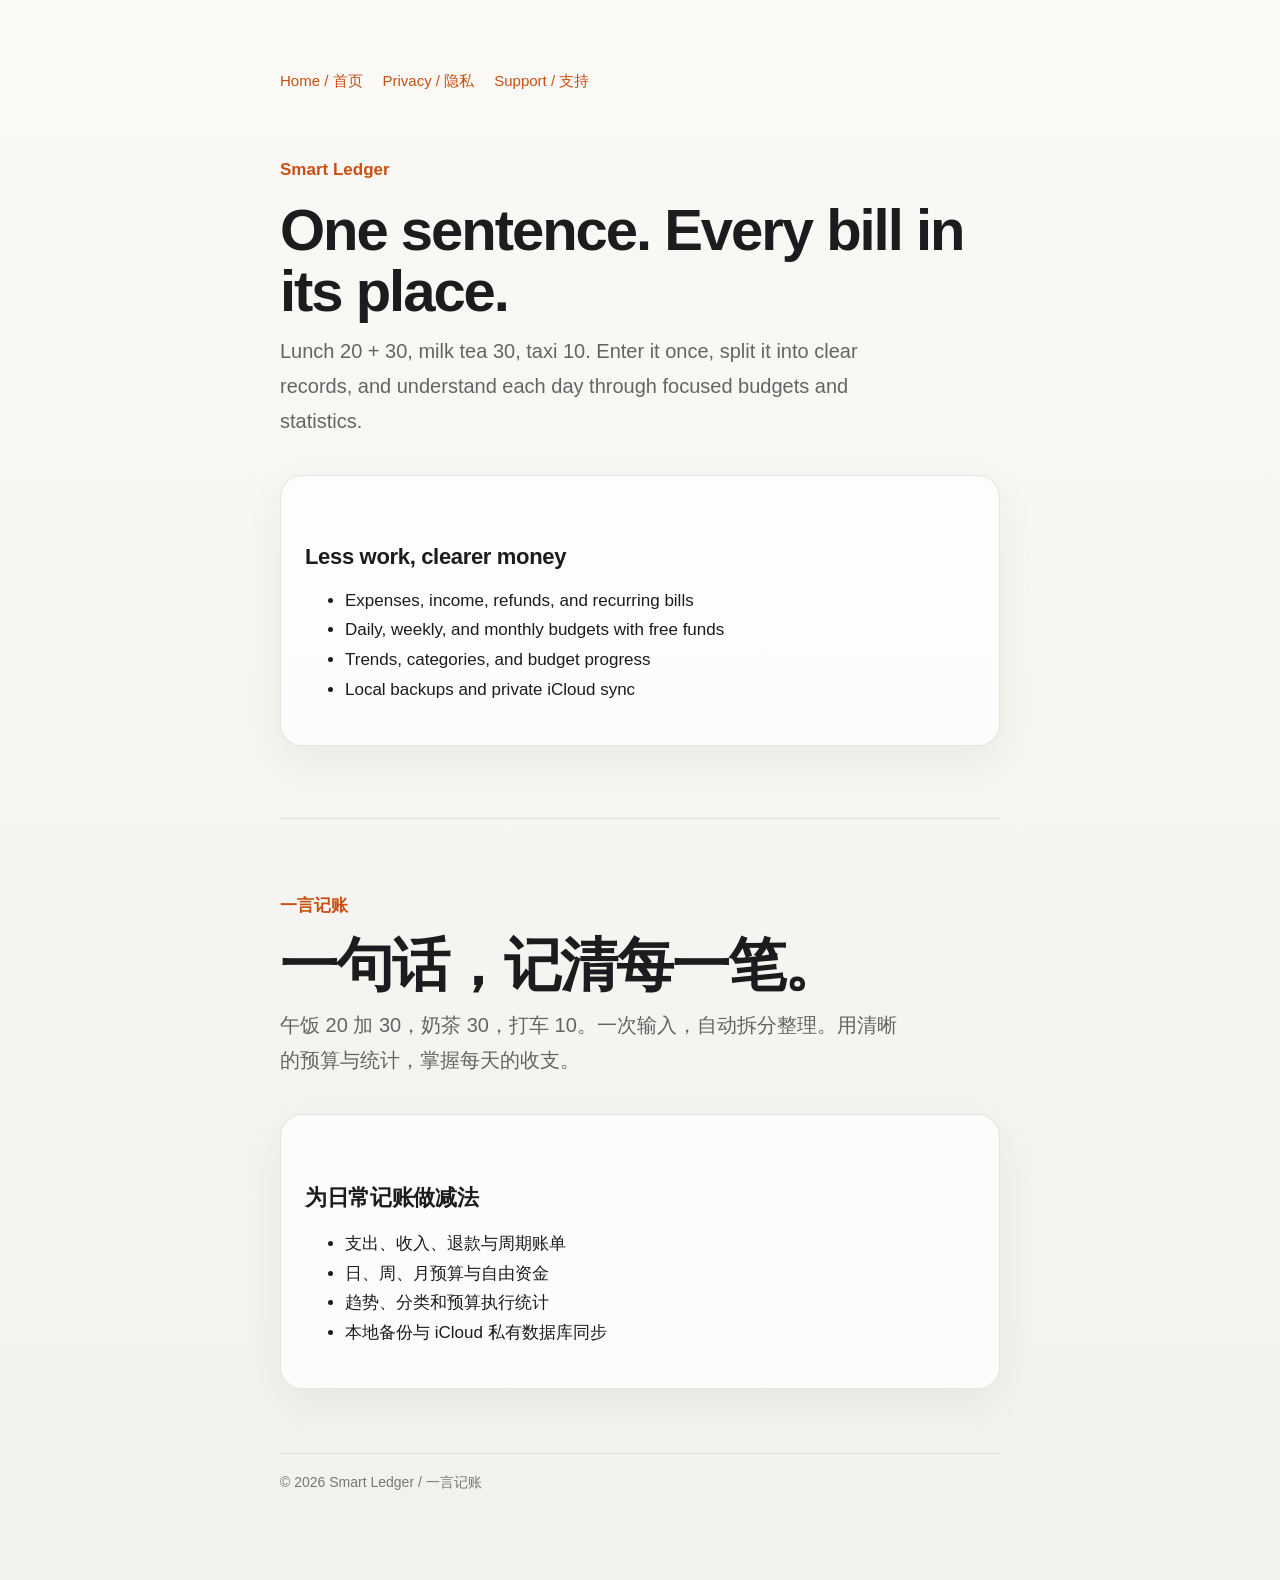
<file: index.html>
<!doctype html>
<html lang="en">
<head>
  <meta charset="utf-8">
  <meta name="viewport" content="width=device-width, initial-scale=1">
  <meta name="description" content="Smart Ledger is a calm, private expense tracker for iPhone and iPad.">
  <title>Smart Ledger: One-Line Budget</title>
  <link rel="stylesheet" href="styles.css">
</head>
<body>
  <main>
    <nav aria-label="Main navigation">
      <a href="index.html" aria-current="page">Home / 首页</a>
      <a href="privacy.html">Privacy / 隐私</a>
      <a href="support.html">Support / 支持</a>
    </nav>

    <article lang="en">
      <p class="eyebrow">Smart Ledger</p>
      <h1>One sentence. Every bill in its place.</h1>
      <p class="lead">Lunch 20 + 30, milk tea 30, taxi 10. Enter it once, split it into clear records, and understand each day through focused budgets and statistics.</p>
      <section class="panel">
        <h2>Less work, clearer money</h2>
        <ul>
          <li>Expenses, income, refunds, and recurring bills</li>
          <li>Daily, weekly, and monthly budgets with free funds</li>
          <li>Trends, categories, and budget progress</li>
          <li>Local backups and private iCloud sync</li>
        </ul>
      </section>
    </article>

    <hr>

    <article lang="zh-CN">
      <p class="eyebrow">一言记账</p>
      <h1>一句话，记清每一笔。</h1>
      <p class="lead">午饭 20 加 30，奶茶 30，打车 10。一次输入，自动拆分整理。用清晰的预算与统计，掌握每天的收支。</p>
      <section class="panel">
        <h2>为日常记账做减法</h2>
        <ul>
          <li>支出、收入、退款与周期账单</li>
          <li>日、周、月预算与自由资金</li>
          <li>趋势、分类和预算执行统计</li>
          <li>本地备份与 iCloud 私有数据库同步</li>
        </ul>
      </section>
    </article>

    <footer>© 2026 Smart Ledger / 一言记账</footer>
  </main>
</body>
</html>
</file>
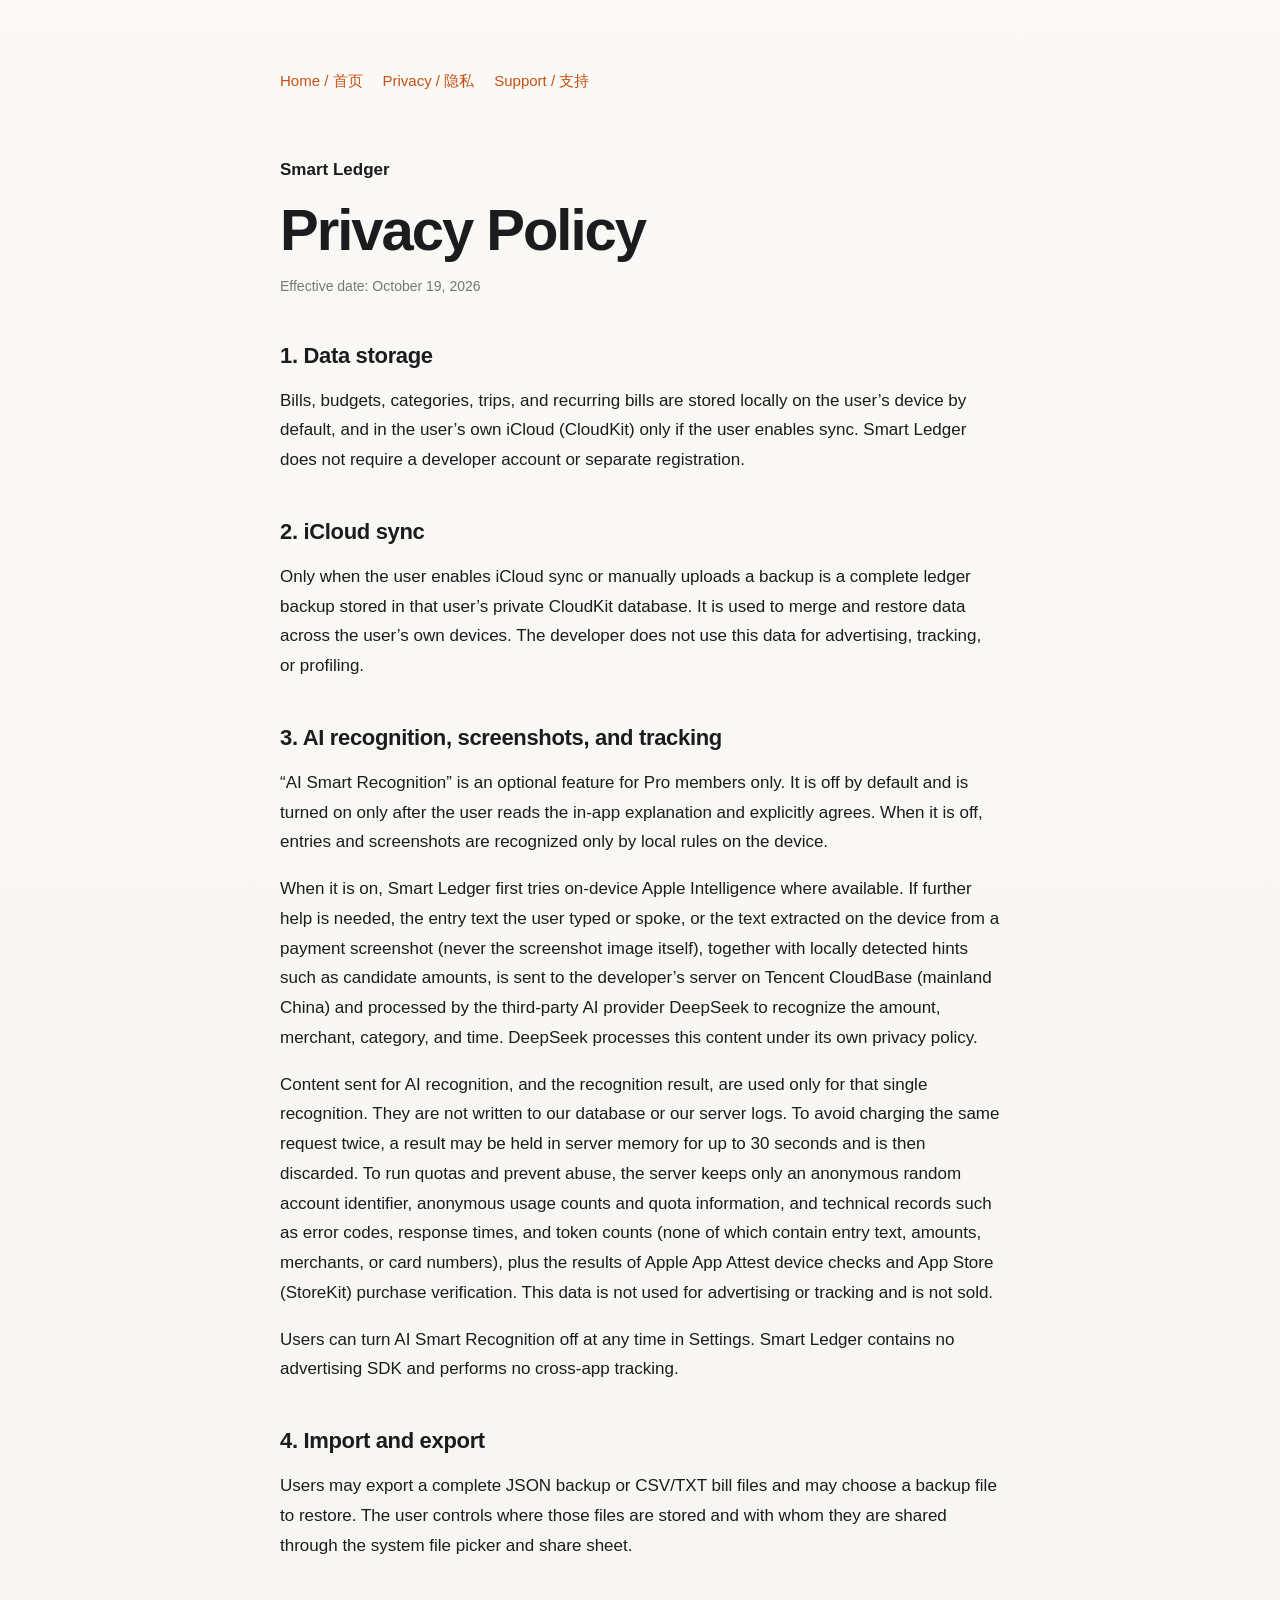
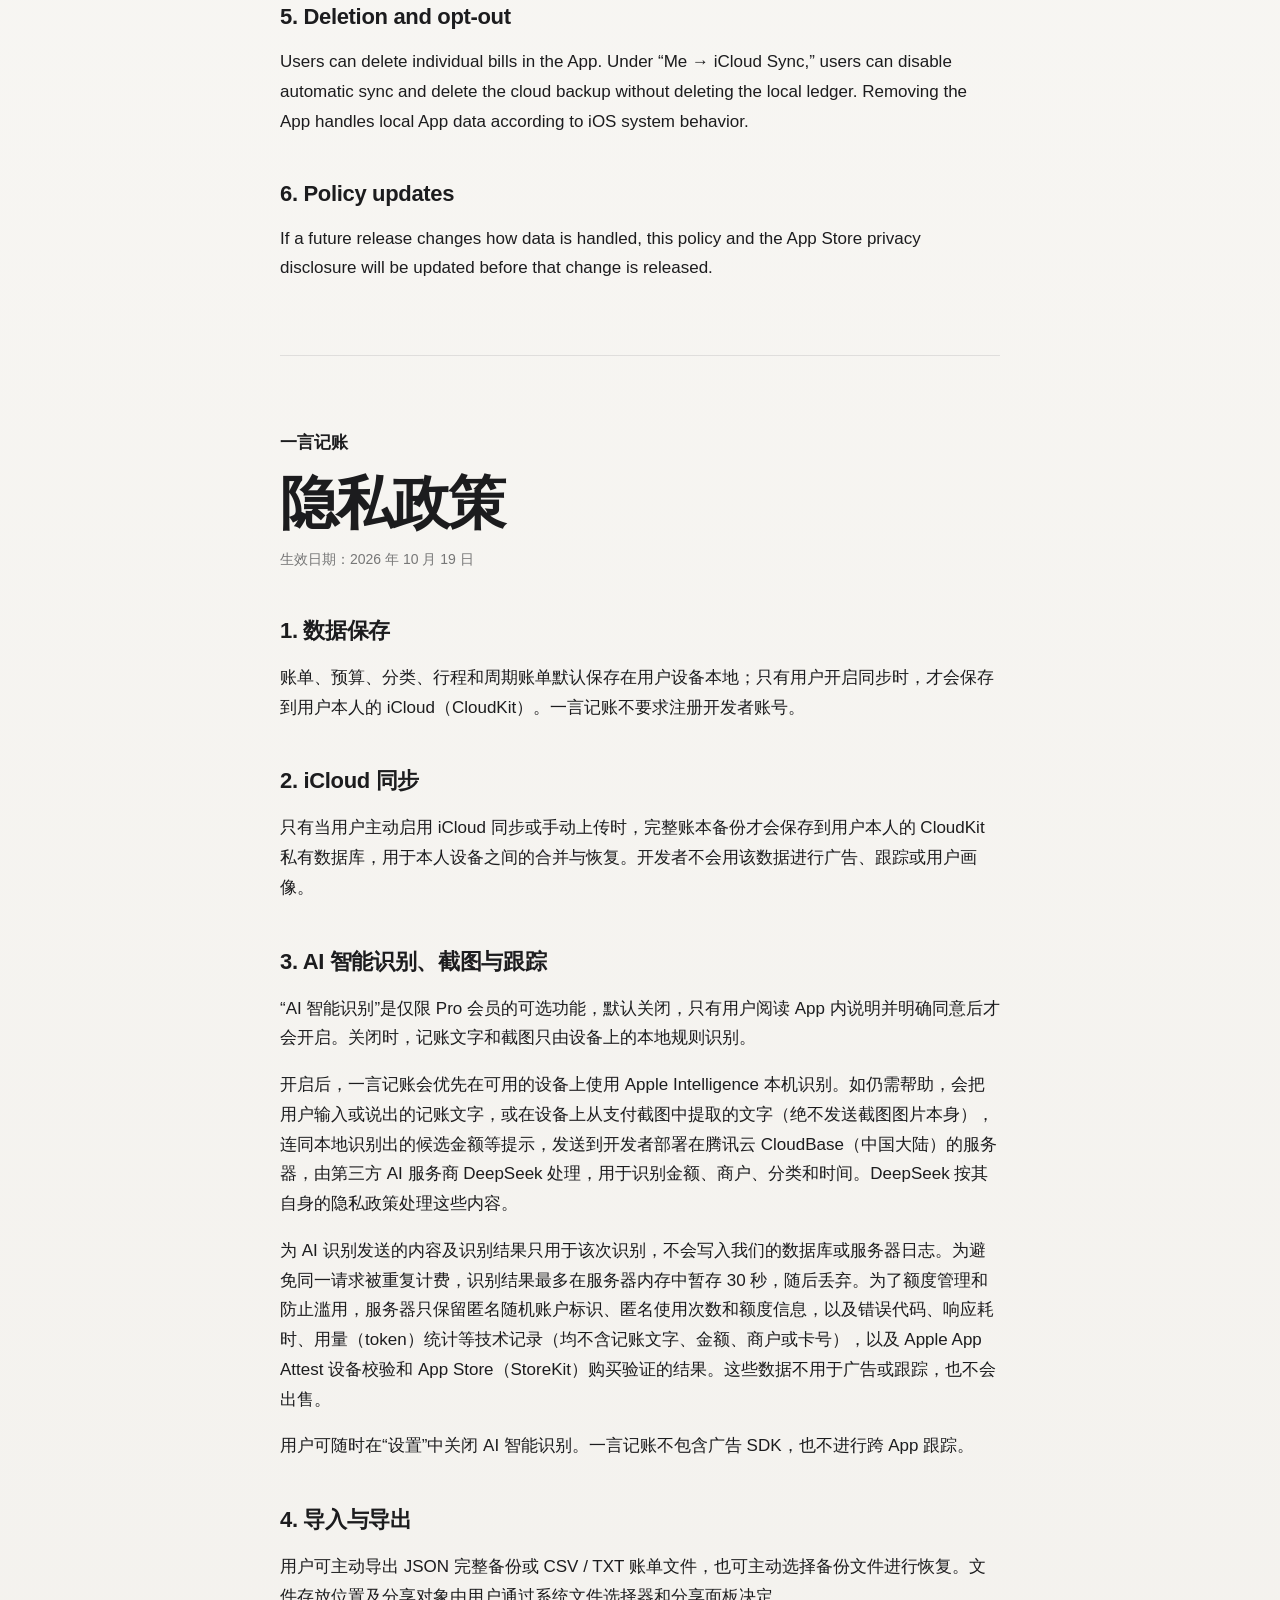
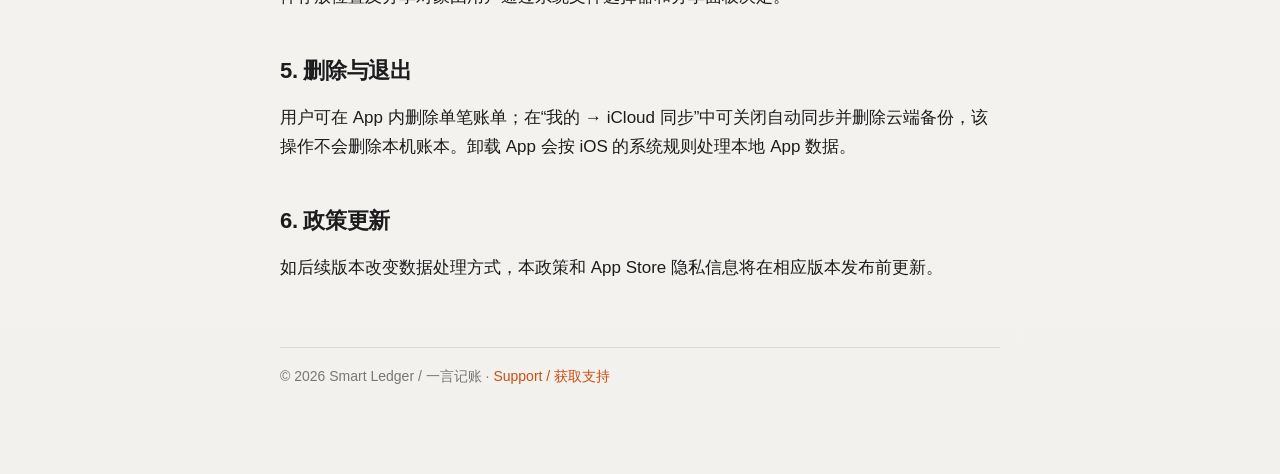
<file: privacy.html>
<!doctype html>
<html lang="en">
<head>
  <meta charset="utf-8">
  <meta name="viewport" content="width=device-width, initial-scale=1">
  <meta name="description" content="Smart Ledger privacy policy / 一言记账隐私政策">
  <title>Privacy Policy · Smart Ledger</title>
  <link rel="stylesheet" href="styles.css">
</head>
<body class="privacy-page">
  <main>
    <nav aria-label="Main navigation">
      <a href="index.html">Home / 首页</a>
      <a href="privacy.html" aria-current="page">Privacy / 隐私</a>
      <a href="support.html">Support / 支持</a>
    </nav>

    <article lang="en">
      <p class="eyebrow">Smart Ledger</p>
      <h1>Privacy Policy</h1>
      <p class="meta">Effective date: October 19, 2026</p>

      <h2>1. Data storage</h2>
      <p>Bills, budgets, categories, trips, and recurring bills are stored locally on the user’s device by default, and in the user’s own iCloud (CloudKit) only if the user enables sync. Smart Ledger does not require a developer account or separate registration.</p>

      <h2>2. iCloud sync</h2>
      <p>Only when the user enables iCloud sync or manually uploads a backup is a complete ledger backup stored in that user’s private CloudKit database. It is used to merge and restore data across the user’s own devices. The developer does not use this data for advertising, tracking, or profiling.</p>

      <h2>3. AI recognition, screenshots, and tracking</h2>
      <p>“AI Smart Recognition” is an optional feature for Pro members only. It is off by default and is turned on only after the user reads the in-app explanation and explicitly agrees. When it is off, entries and screenshots are recognized only by local rules on the device.</p>
      <p>When it is on, Smart Ledger first tries on-device Apple Intelligence where available. If further help is needed, the entry text the user typed or spoke, or the text extracted on the device from a payment screenshot (never the screenshot image itself), together with locally detected hints such as candidate amounts, is sent to the developer’s server on Tencent CloudBase (mainland China) and processed by the third-party AI provider DeepSeek to recognize the amount, merchant, category, and time. DeepSeek processes this content under its own privacy policy.</p>
      <p>Content sent for AI recognition, and the recognition result, are used only for that single recognition. They are not written to our database or our server logs. To avoid charging the same request twice, a result may be held in server memory for up to 30 seconds and is then discarded. To run quotas and prevent abuse, the server keeps only an anonymous random account identifier, anonymous usage counts and quota information, and technical records such as error codes, response times, and token counts (none of which contain entry text, amounts, merchants, or card numbers), plus the results of Apple App Attest device checks and App Store (StoreKit) purchase verification. This data is not used for advertising or tracking and is not sold.</p>
      <p>Users can turn AI Smart Recognition off at any time in Settings. Smart Ledger contains no advertising SDK and performs no cross-app tracking.</p>

      <h2>4. Import and export</h2>
      <p>Users may export a complete JSON backup or CSV/TXT bill files and may choose a backup file to restore. The user controls where those files are stored and with whom they are shared through the system file picker and share sheet.</p>

      <h2>5. Deletion and opt-out</h2>
      <p>Users can delete individual bills in the App. Under “Me → iCloud Sync,” users can disable automatic sync and delete the cloud backup without deleting the local ledger. Removing the App handles local App data according to iOS system behavior.</p>

      <h2>6. Policy updates</h2>
      <p>If a future release changes how data is handled, this policy and the App Store privacy disclosure will be updated before that change is released.</p>
    </article>

    <hr>

    <article lang="zh-CN">
      <p class="eyebrow">一言记账</p>
      <h1>隐私政策</h1>
      <p class="meta">生效日期：2026 年 10 月 19 日</p>

      <h2>1. 数据保存</h2>
      <p>账单、预算、分类、行程和周期账单默认保存在用户设备本地；只有用户开启同步时，才会保存到用户本人的 iCloud（CloudKit）。一言记账不要求注册开发者账号。</p>

      <h2>2. iCloud 同步</h2>
      <p>只有当用户主动启用 iCloud 同步或手动上传时，完整账本备份才会保存到用户本人的 CloudKit 私有数据库，用于本人设备之间的合并与恢复。开发者不会用该数据进行广告、跟踪或用户画像。</p>

      <h2>3. AI 智能识别、截图与跟踪</h2>
      <p>“AI 智能识别”是仅限 Pro 会员的可选功能，默认关闭，只有用户阅读 App 内说明并明确同意后才会开启。关闭时，记账文字和截图只由设备上的本地规则识别。</p>
      <p>开启后，一言记账会优先在可用的设备上使用 Apple Intelligence 本机识别。如仍需帮助，会把用户输入或说出的记账文字，或在设备上从支付截图中提取的文字（绝不发送截图图片本身），连同本地识别出的候选金额等提示，发送到开发者部署在腾讯云 CloudBase（中国大陆）的服务器，由第三方 AI 服务商 DeepSeek 处理，用于识别金额、商户、分类和时间。DeepSeek 按其自身的隐私政策处理这些内容。</p>
      <p>为 AI 识别发送的内容及识别结果只用于该次识别，不会写入我们的数据库或服务器日志。为避免同一请求被重复计费，识别结果最多在服务器内存中暂存 30 秒，随后丢弃。为了额度管理和防止滥用，服务器只保留匿名随机账户标识、匿名使用次数和额度信息，以及错误代码、响应耗时、用量（token）统计等技术记录（均不含记账文字、金额、商户或卡号），以及 Apple App Attest 设备校验和 App Store（StoreKit）购买验证的结果。这些数据不用于广告或跟踪，也不会出售。</p>
      <p>用户可随时在“设置”中关闭 AI 智能识别。一言记账不包含广告 SDK，也不进行跨 App 跟踪。</p>

      <h2>4. 导入与导出</h2>
      <p>用户可主动导出 JSON 完整备份或 CSV / TXT 账单文件，也可主动选择备份文件进行恢复。文件存放位置及分享对象由用户通过系统文件选择器和分享面板决定。</p>

      <h2>5. 删除与退出</h2>
      <p>用户可在 App 内删除单笔账单；在“我的 → iCloud 同步”中可关闭自动同步并删除云端备份，该操作不会删除本机账本。卸载 App 会按 iOS 的系统规则处理本地 App 数据。</p>

      <h2>6. 政策更新</h2>
      <p>如后续版本改变数据处理方式，本政策和 App Store 隐私信息将在相应版本发布前更新。</p>
    </article>

    <footer>© 2026 Smart Ledger / 一言记账 · <a href="support.html">Support / 获取支持</a></footer>
  </main>
</body>
</html>
</file>
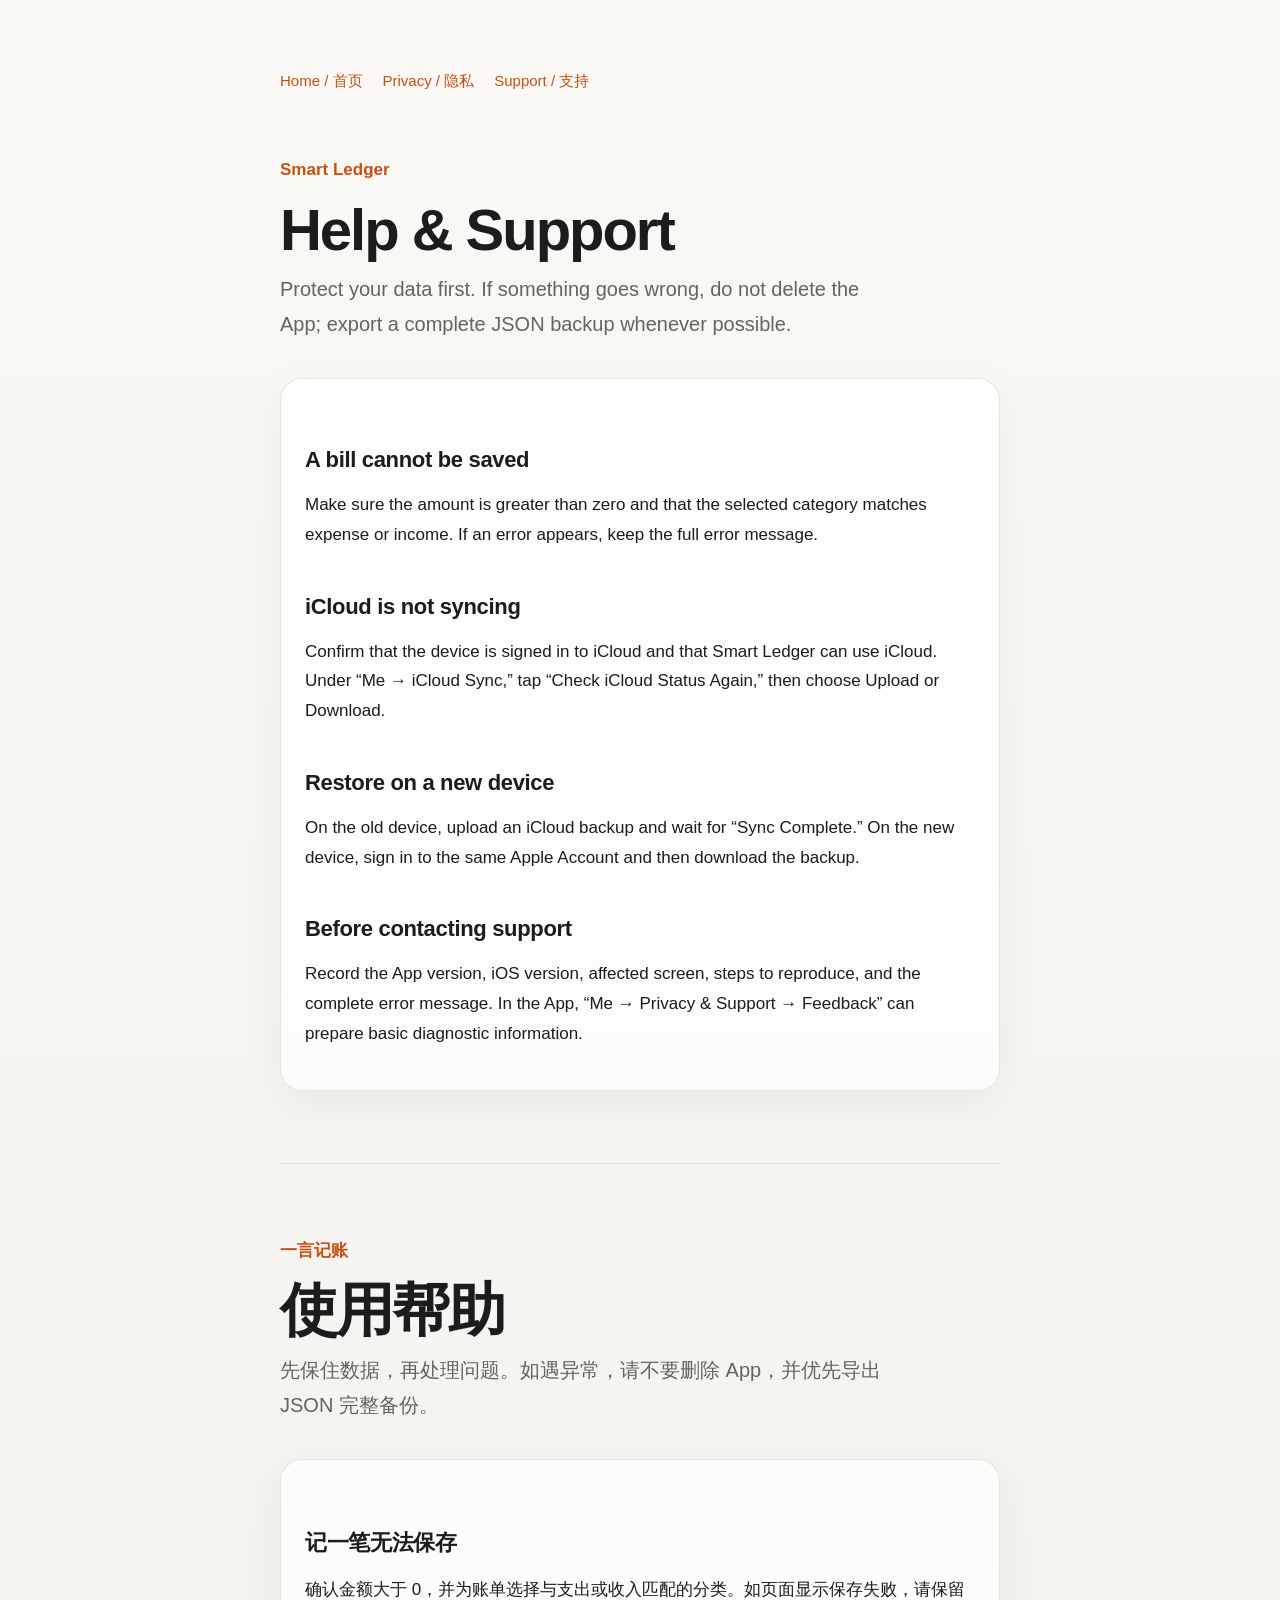
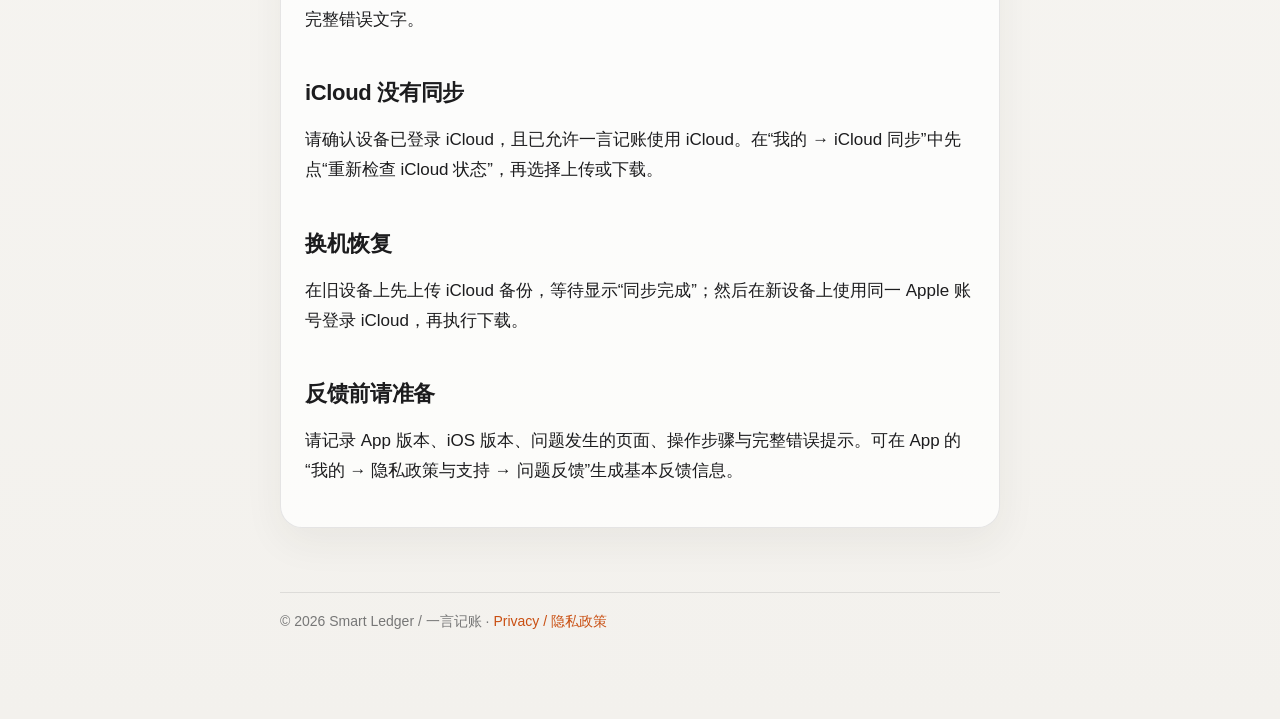
<file: support.html>
<!doctype html>
<html lang="en">
<head>
  <meta charset="utf-8">
  <meta name="viewport" content="width=device-width, initial-scale=1">
  <meta name="description" content="Smart Ledger help and support / 一言记账使用帮助与支持">
  <title>Support · Smart Ledger</title>
  <link rel="stylesheet" href="styles.css">
</head>
<body>
  <main>
    <nav aria-label="Main navigation">
      <a href="index.html">Home / 首页</a>
      <a href="privacy.html">Privacy / 隐私</a>
      <a href="support.html" aria-current="page">Support / 支持</a>
    </nav>

    <article lang="en">
      <p class="eyebrow">Smart Ledger</p>
      <h1>Help &amp; Support</h1>
      <p class="lead">Protect your data first. If something goes wrong, do not delete the App; export a complete JSON backup whenever possible.</p>

      <section class="panel">
        <h2>A bill cannot be saved</h2>
        <p>Make sure the amount is greater than zero and that the selected category matches expense or income. If an error appears, keep the full error message.</p>

        <h2>iCloud is not syncing</h2>
        <p>Confirm that the device is signed in to iCloud and that Smart Ledger can use iCloud. Under “Me → iCloud Sync,” tap “Check iCloud Status Again,” then choose Upload or Download.</p>

        <h2>Restore on a new device</h2>
        <p>On the old device, upload an iCloud backup and wait for “Sync Complete.” On the new device, sign in to the same Apple Account and then download the backup.</p>

        <h2>Before contacting support</h2>
        <p>Record the App version, iOS version, affected screen, steps to reproduce, and the complete error message. In the App, “Me → Privacy &amp; Support → Feedback” can prepare basic diagnostic information.</p>
      </section>
    </article>

    <hr>

    <article lang="zh-CN">
      <p class="eyebrow">一言记账</p>
      <h1>使用帮助</h1>
      <p class="lead">先保住数据，再处理问题。如遇异常，请不要删除 App，并优先导出 JSON 完整备份。</p>

      <section class="panel">
        <h2>记一笔无法保存</h2>
        <p>确认金额大于 0，并为账单选择与支出或收入匹配的分类。如页面显示保存失败，请保留完整错误文字。</p>

        <h2>iCloud 没有同步</h2>
        <p>请确认设备已登录 iCloud，且已允许一言记账使用 iCloud。在“我的 → iCloud 同步”中先点“重新检查 iCloud 状态”，再选择上传或下载。</p>

        <h2>换机恢复</h2>
        <p>在旧设备上先上传 iCloud 备份，等待显示“同步完成”；然后在新设备上使用同一 Apple 账号登录 iCloud，再执行下载。</p>

        <h2>反馈前请准备</h2>
        <p>请记录 App 版本、iOS 版本、问题发生的页面、操作步骤与完整错误提示。可在 App 的“我的 → 隐私政策与支持 → 问题反馈”生成基本反馈信息。</p>
      </section>
    </article>

    <footer>© 2026 Smart Ledger / 一言记账 · <a href="privacy.html">Privacy / 隐私政策</a></footer>
  </main>
</body>
</html>
</file>
<file: styles.css>
:root {
  color-scheme: light dark;
  font-family: -apple-system, BlinkMacSystemFont, "SF Pro Text", "PingFang SC", sans-serif;
  background: #f6f5f2;
  color: #1c1c1e;
}

* { box-sizing: border-box; }

body {
  margin: 0;
  min-height: 100vh;
  background: linear-gradient(180deg, #faf9f6 0%, #f3f1ed 100%);
}

main {
  width: min(720px, calc(100% - 40px));
  margin: 0 auto;
  padding: 72px 0 88px;
}

nav {
  display: flex;
  gap: 20px;
  margin-bottom: 64px;
  font-size: 15px;
}

a { color: #c94f12; text-decoration: none; }
a:hover { text-decoration: underline; }

h1 {
  margin: 0 0 12px;
  font-size: clamp(36px, 7vw, 58px);
  line-height: 1.06;
  letter-spacing: -0.035em;
}

h2 {
  margin: 44px 0 12px;
  font-size: 22px;
  letter-spacing: -0.015em;
}

p, li {
  font-size: 17px;
  line-height: 1.75;
}

.eyebrow {
  margin-bottom: 14px;
  color: #c94f12;
  font-weight: 650;
}

.privacy-page .eyebrow { color: inherit; }

.lead {
  max-width: 620px;
  margin: 0;
  color: #646464;
  font-size: 20px;
}

.panel {
  margin-top: 36px;
  padding: 24px;
  border: 1px solid rgba(60, 60, 67, 0.12);
  border-radius: 22px;
  background: rgba(255, 255, 255, 0.72);
  box-shadow: 0 14px 40px rgba(58, 45, 35, 0.06);
}

.meta { color: #777; font-size: 14px; }

hr {
  margin: 72px 0;
  border: 0;
  border-top: 1px solid rgba(60, 60, 67, 0.12);
}

footer {
  margin-top: 64px;
  padding-top: 20px;
  border-top: 1px solid rgba(60, 60, 67, 0.12);
  color: #777;
  font-size: 14px;
}

@media (prefers-reduced-motion: no-preference) {
  a { transition: color 160ms ease-out; }
}

@media (prefers-color-scheme: dark) {
  :root { background: #111; color: #f2f2f7; }
  body { background: linear-gradient(180deg, #171614 0%, #0f0f0f 100%); }
  .lead, .meta, footer { color: #aaa; }
  .panel {
    background: rgba(36, 35, 33, 0.78);
    border-color: rgba(255, 255, 255, 0.1);
    box-shadow: none;
  }
  hr { border-top-color: rgba(255, 255, 255, 0.1); }
}
</file>
